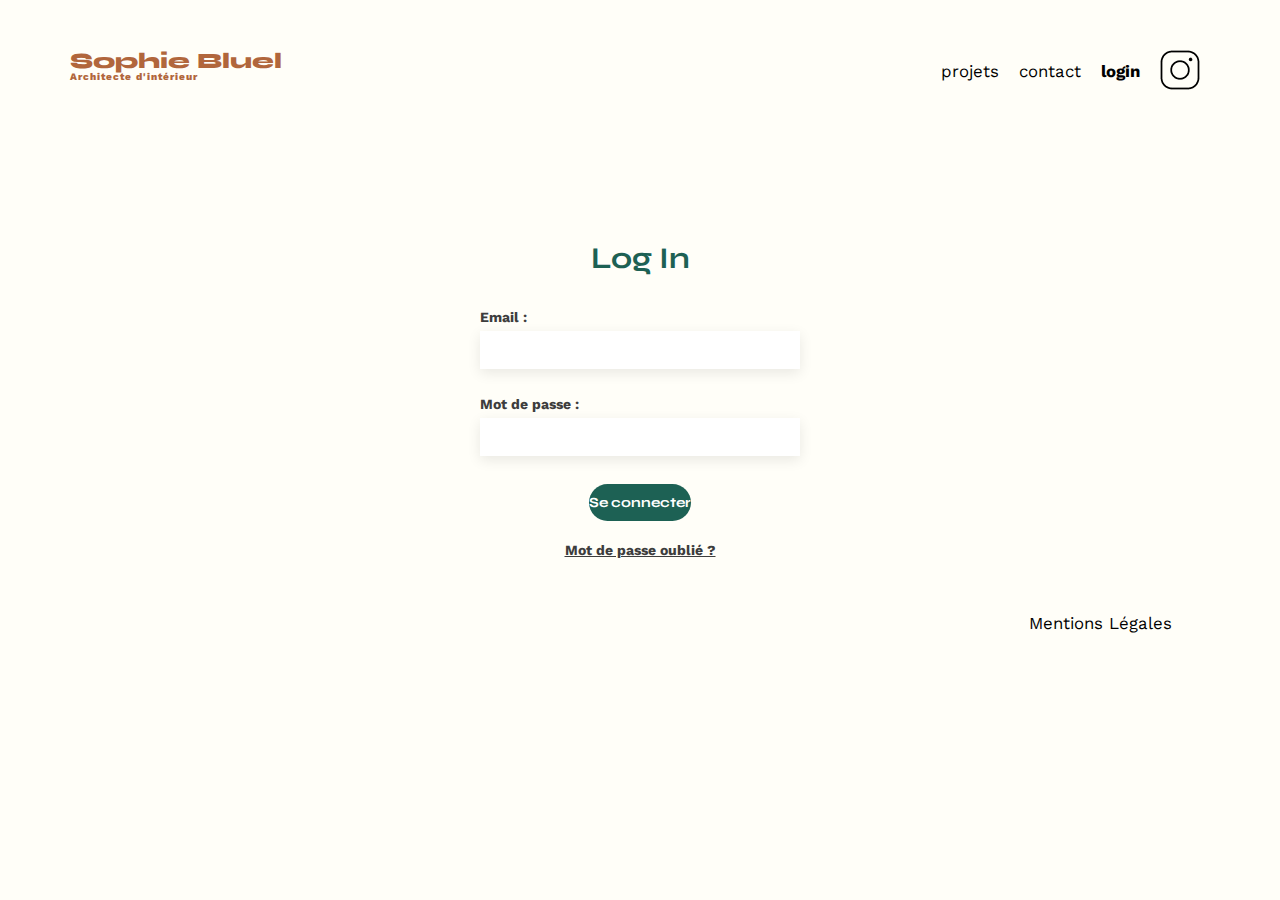
<file: FrontEnd/login.html>
<!DOCTYPE html>
<html lang="fr">
<head>
	<meta charset="UTF-8">
	<title>Sophie Bluel - Architecte d'intérieur - Login</title>
	<meta name="viewport" content="width=device-width, initial-scale=1.0">
	<link rel="preconnect" href="https://fonts.googleapis.com">
	<link rel="preconnect" href="https://fonts.gstatic.com" crossorigin>
	<link href="https://fonts.googleapis.com/css2?family=Syne:wght@700;800&family=Work+Sans&display=swap" rel="stylesheet">
	<meta name="description" content="">
	<link rel="stylesheet" href="./assets/style.css">
	<link rel="stylesheet" href="./assets/log-in.css">
</head>
<body>
<header>
	<h1>Sophie Bluel <span>Architecte d'intérieur</span></h1>
	<nav>
		<ul>
			<li>projets</li>
			<li>contact</li>
			<li>login</li>
			<li><img src="./assets/icons/instagram.png" alt="Instagram"></li>
		</ul>
	</nav>
</header>
<main>
	<section id="log-in">
		<h2>Log In</h2>
		<form action="index.html" method="post" id="myForm">
			<label for="email">Email :</label>
			<input type="email" id="email" name="email" required><br><br>
			<label for="password">Mot de passe :</label>
			<input type="password" id="password" name="password" required><br><br>
			<input type="submit" value="Se connecter">
			<br> 
			<a href="#">Mot de passe oublié ?</a>
		</form>
	</section>
	
</main>

<footer>
	<nav>
		<ul>
			<li>Mentions Légales</li>
		</ul>
	</nav>
</footer>
<script type="module" src="login.js"></script>
</body>
</html>
</file>
<file: FrontEnd/assets/log-in.css>
nav ul li:nth-child(3) {
    font-weight: bold;
}
#log-in {
	display: flex;
	flex-direction: column;
	align-items: center;
}
h2 {
	text-align: center;
	margin-top: 100px;
	margin-bottom: 37px;
}
label {
    font-size: 14px;
   
    color: #3D3D3D;
    display: block;
    padding-bottom: 7px;
    font-weight: bold;
}
input[type="email"],
input[type="password"] {
	padding: 10px;
	width: 300px;
    border: none;
    box-shadow: 0px 4px 14px rgba(0, 0, 0, 0.09);
	font-size: 16px;
    display: flex;
	flex-direction: column;
	justify-content: center;
	align-items: center;
    margin:0;
}

input[type="submit"] {
	background: #1D6154;
    border-radius: 60px;
	color: white;
	padding: 10px 0 10px 0 ;
	border: none;
	font-size: 14px;
	cursor: pointer;
    display: block;
    margin: 0 auto;
}

a {
	color: #3D3D3D;
	text-decoration: none;
	font-size: 14px;
    text-decoration-line: underline;
    display: block;
    text-align: center;
    margin: 8px auto;
    font-weight: bold;
}
</file>
<file: FrontEnd/assets/style.css>
/* http://meyerweb.com/eric/tools/css/reset/
   v2.0 | 20110126
   License: none (public domain)
*/

html, body, div, span, applet, object, iframe,
h1, h2, h3, h4, h5, h6, p, blockquote, pre,
a, abbr, acronym, address, big, cite, code,
del, dfn, em, img, ins, kbd, q, s, samp,
small, strike, strong, sub, sup, tt, var,
b, u, i, center,
dl, dt, dd, ol, ul, li,
fieldset, form, label, legend,
table, caption, tbody, tfoot, thead, tr, th, td,
article, aside, canvas, details, embed,
figure, figcaption, footer, header, hgroup,
menu, nav, output, ruby, section, summary,
time, mark, audio, video {
	margin: 0;
	padding: 0;
	border: 0;
	font-size: 100%;
	font: inherit;
	vertical-align: baseline;
}

/* HTML5 display-role reset for older browsers */
article, aside, details, figcaption, figure,
footer, header, hgroup, menu, nav, section {
	display: block;
}

body {
	line-height: 1;
}

ol, ul {
	list-style: none;
}

blockquote, q {
	quotes: none;
}

blockquote:before, blockquote:after,
q:before, q:after {
	content: '';
	content: none;
}

table {
	border-collapse: collapse;
	border-spacing: 0;
}

a {
	text-decoration: none;
	color: black;
}

/** end reset css**/
body {
	max-width: 1140px;
	margin:auto;
	font-family: 'Work Sans' ;
	font-size: 14px;
	background-color:#FFFEF8;
}

header {
	display: flex;
	justify-content: space-between;
	margin: 50px 0
}

section {
	margin: 50px 0
}

h1{
	display: flex;
	flex-direction: column;
	font-family: 'Syne';
	font-size: 22px;
	font-weight: 800;
	color: #B1663C
}

h1 > span {
	font-family: 'Work Sans';
	font-size:10px;
	letter-spacing: 0.1em;
}

h2 {
	font-family: 'Syne';
	font-weight: 700;
	font-size: 30px;
	color: #1D6154
}

h3 {
	font-weight: 400;
	font-family: 'Work Sans';
	font-size: 26px;
}

.mode-edition {
    display: none;
    align-items: center;
    justify-content: center;
	position: absolute;
    top: 0;
	left: 0;
    width: 100%;
    height: 59px;
    background-color: black;
    color: white;
    font-family: 'Work Sans';
    font-style: normal;
    font-weight: lighter;
    font-size: 16px;
    gap: 21px;
}

.mode-edition input[type="button"] {
    background: #FFFFFF;
    border-radius: 60px;
    font-family: 'Work Sans';
    font-style: normal;
    font-weight: 500;
    font-size: 14px;
    padding: 11px 23px;
}

nav ul {
	display: flex;
	align-items: center;
	list-style-type: none;

}

nav li {
	padding: 0 10px;
	font-size: 1.2em;
}

li:hover {
	color: #B1663C;
}

nav a:hover {
	color: #B1663C;
}

#introduction {
	display: flex;
	align-items: center;
}

#introduction figure {
	flex: 1
}

#introduction img {
	display: block;
	margin: auto;
	width: 80%;
}

#introduction article {
	flex: 1
}

#introduction h2 {
	margin-bottom: 1em;
}

#introduction p {
	margin-bottom: 0.5em;
}

#introduction i {
	margin-left: 10%;
	margin-top: 13px;
	display: none;
}

#portfolio i {
    font-style: normal;
    font-weight: 400;
    font-size: 14px;
    color: #000000;
}

.portfolio-title {
	display: flex;
	justify-content: center;
	align-items: center;
	gap: 31px;
	
}

i > span {
	font-family: 'Work Sans';
	margin-left: 8px;
}

#portfolio i {
	display: none;
}
.filters {
	display: flex;
	justify-content: center;
	gap: 10px;
	margin-top: 51px;
	margin-bottom: 51px;
}

.filter-btn {
	color: #1D6154;
	border: 1px solid #1D6154;
	background-color: transparent;
	font-family: 'Syne';
	font-weight: 700;
	text-align: center;
	border-radius: 60px;
	padding: 9px;
	font-size: 16px;
	min-width: 100px;
}

.filter-btn:focus {
	color: #ffffff;
	background-color: #1D6154;
}

.modal {
	display: none;
	position: fixed;
	margin: 0;
	top: 0;
	left: 0;
	width: 100%;
	height: 100%;
	background: rgba(0, 0, 0, 0.3);
	justify-content: center;
	align-items: center;
}

.modalContent {
	display: flex;
	flex-direction: column;
	align-items: center;
	position: relative;
	min-width: 630px;
	height: 731px;
	background-color: white;
	border-radius: 10px;
}

.modalContent span  {
	position: absolute;
	top: 32px;
}

.closeModalButton {
	font-size: 12px;
	right: 36px;
}

#returnToMediaListing {
	font-size: 20px;
	font-weight: 300;
	left: 36px;
}

.modal h3 {
	margin-top: 60px;
}

.modalGallery {
	display: grid;
	grid-template-columns: 1fr 1fr 1fr 1fr 1fr;
	margin: 46px 105px 46px 105px;
	grid-column-gap: 9px;
	grid-row-gap: 12px;

}

.modalGallery img {
	width: 100%;
	height: 102px;
	position: relative;
}

.dustbin {
	display: flex;
	align-items: center;
	justify-content: center;
	width: 17px;
	height: 17px;
	position: absolute;
	top: 6px;
	right: 4px;
	background-color: black;
}

.dustbin i {
	color: white;
	font-size: 9px;
}

.modalGalleryBar {
	width: 60%;
	border: 1px solid #B3B3B3;
}

.modalContent input {
	width: 237px;
	height: 36px;
	border: none;
}

#mediaListing p {
	color: #D65353;
	margin-top: -8px;
	font-family: 'Syne';
}

#addPhoto {
	display: none;
}

#postNewPhotoForm {
	display: flex;
	flex-direction: column;
	align-items: center;
	
}

.ajoutPhotoSpace {
	display: flex;
	flex-direction: column;
	justify-content: center;
	align-items: center;
	position: relative;
	background-color: #E8F1F7;
	width: 420px;
	height: 169px;
	margin: 36px 105px 30px 105px;
}

.ajoutPhotoSpace i {
	color: #B9C5CC;
	margin-top: 10px;
	font-size: 60px;
}

.ajoutPhotoSpace input[type="file"] {
	border-radius: 50px;
	background: #CBD6DC;
	color: #306685;
	width: 173px;
	z-index: 2;
	margin-top: 20px;
}

.ajoutPhotoSpace legend {
	display: flex;
	align-items: center;
	justify-content: center;
	border-radius: 50px;
	background: #CBD6DC;
	color: #306685;
	margin-bottom: 7px;
	width: 173px;
	height: 36px;
	margin-top: -45px;
	position: absolute;
	left: 30%;
	font-weight: bold;
	z-index: 1;
}

.ajoutPhotoSpace p {
	font-size: 10px;
	margin-top: -15px;
}

#titreAjoutPhoto {
	box-shadow: 0px 4px 14px rgba(0, 0, 0, 0.09);
	height: 49px;
	width: 420px;
	margin-bottom: 21px;
}

#categorieAjoutPhoto {
	height: 49px;
	width: 420px;
	border: none;
	box-shadow: 0px 4px 14px rgba(0, 0, 0, 0.09);
	margin-bottom: 47px;
	color: #6C6C6C;;
}

#addPhoto label {
	display: block;
	align-self: flex-start;
	margin-bottom: 10px;
	margin-left: 105px;
	color: #3D3D3D;
	font-weight: bold;
}

#addPhoto input[type="submit"] {
	background-color: #A7A7A7;
}

.gallery {
	width: 100%;
	display: grid;
	grid-template-columns: 1fr 1fr 1fr;
	grid-column-gap: 20px;
	grid-row-gap: 20px;
}

.work {
	display: block;
}

.gallery img {
	width: 100%;
}

figure {
	display: block;
	position: relative;
}

#contact {
	width: 50%;
	margin: auto;
}

#contact > * {
	text-align: center;

}

#contact h2{
	margin-bottom: 20px;
}

#contact form {
	text-align: left;
	margin-top:30px;
	display: flex;
	flex-direction: column;
}

#contact input {
	height: 50px;
	font-size: 1.2em;
	border: none;
	box-shadow: 0px 4px 14px rgba(0, 0, 0, 0.09);
}

#contact label {
	margin: 2em 0 1em 0;
}

#contact textarea {
	border: none;
	box-shadow: 0px 4px 14px rgba(0, 0, 0, 0.09);
}

input[type="submit"]{
	font-family: 'Syne';
	font-weight: 700;
	color: white;
	background-color: #1D6154;
	margin : 2em auto ;
	text-align: center;
	border-radius: 60px;
}

#contact input[type="submit"] {
	width: 180px;
}

footer nav ul {
	display: flex;
	justify-content: flex-end;
	margin: 2em
}
</file>
